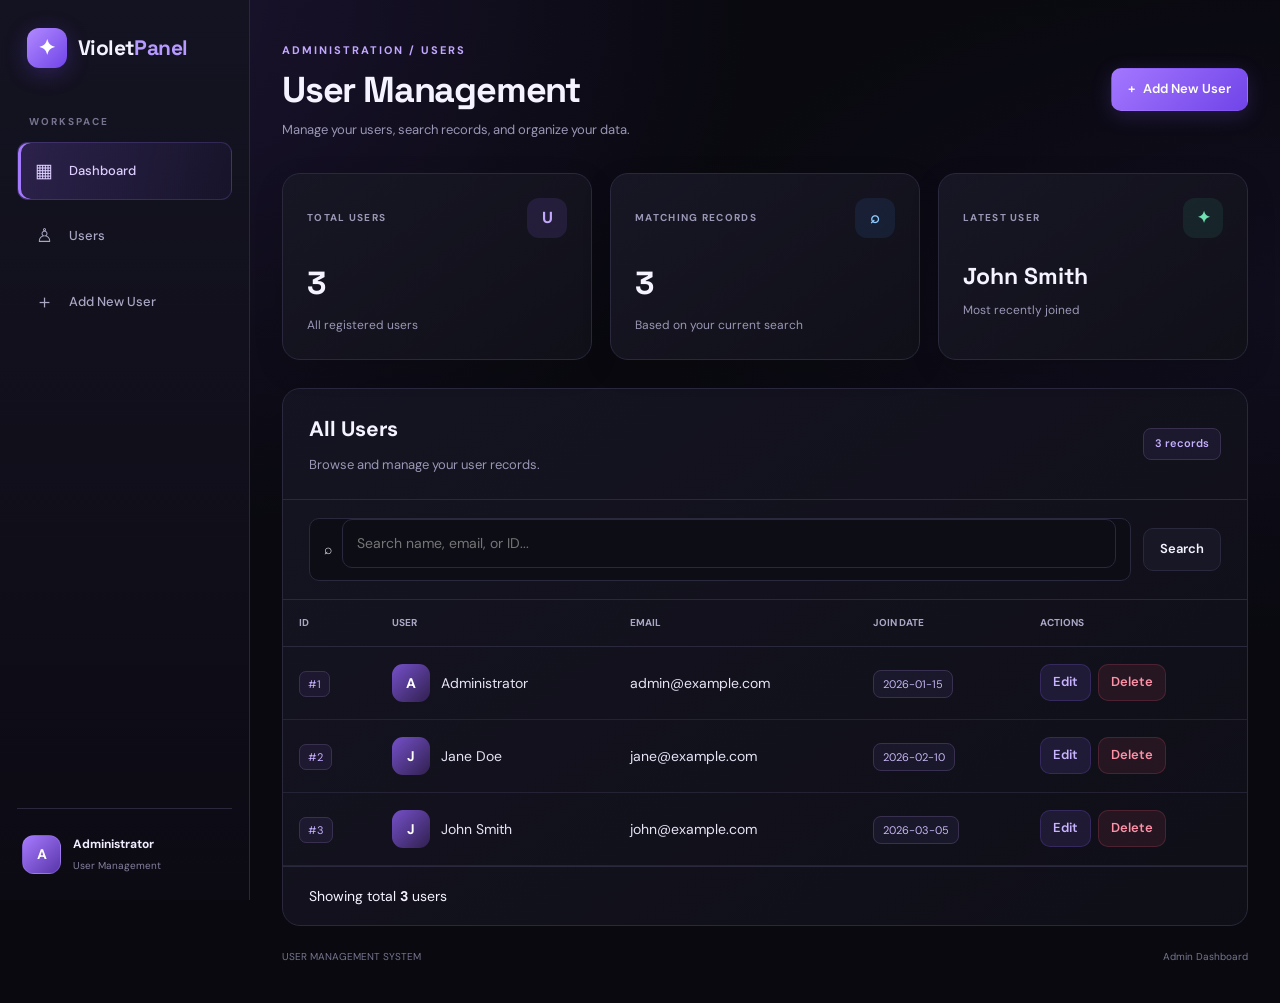
<file: index.html>
<!DOCTYPE html>
<html lang="en">
<head>
    <meta charset="UTF-8">
    <meta name="viewport" content="width=device-width, initial-scale=1.0">
    <title>User Management | VioletPanel</title>
    <link rel="stylesheet" href="style.css">
</head>

<body>
<div class="app-layout">

    <!-- SIDEBAR -->
    <aside class="sidebar">
        <a href="index.html" class="brand">
            <span class="brand-icon">✦</span>
            <span>Violet<span class="brand-highlight">Panel</span></span>
        </a>

        <p class="sidebar-label">WORKSPACE</p>

        <nav class="sidebar-nav">
            <a href="index.html" class="sidebar-link active">
                <span class="nav-icon">▦</span>
                <span>Dashboard</span>
            </a>

            <a href="index.html" class="sidebar-link">
                <span class="nav-icon">♙</span>
                <span>Users</span>
            </a>

            <a href="create.html" class="sidebar-link">
                <span class="nav-icon">＋</span>
                <span>Add New User</span>
            </a>
        </nav>

        <div class="sidebar-bottom">
            <div class="sidebar-profile">
                <div class="profile-avatar">A</div>
                <div>
                    <strong>Administrator</strong>
                    <small>User Management</small>
                </div>
            </div>
        </div>
    </aside>

    <!-- MAIN CONTENT -->
    <main class="main-content">
        <div class="dashboard">

            <!-- HEADER -->
            <header class="dashboard-header">
                <div>
                    <span class="eyebrow">ADMINISTRATION / USERS</span>
                    <h1>User Management</h1>
                    <p class="subtitle">
                        Manage your users, search records, and organize your data.
                    </p>
                </div>

                <a href="create.html" class="btn-primary">
                    <span class="plus-icon">+</span>
                    Add New User
                </a>
            </header>

            <!-- NOTIFICATION -->
            <div id="noticeSuccess" class="notice success" role="status" style="display: none;">
                User deletion request completed.
            </div>

            <!-- STATISTICS -->
            <section class="stats-grid">

                <div class="stat-card">
                    <div class="stat-top">
                        <span class="stat-label">TOTAL USERS</span>
                        <span class="stat-icon purple">U</span>
                    </div>
                    <div class="stat-number" id="statTotalUsers">0</div>
                    <p class="stat-description">All registered users</p>
                </div>

                <div class="stat-card">
                    <div class="stat-top">
                        <span class="stat-label">MATCHING RECORDS</span>
                        <span class="stat-icon blue">⌕</span>
                    </div>
                    <div class="stat-number" id="statMatchingUsers">0</div>
                    <p class="stat-description">Based on your current search</p>
                </div>

                <div class="stat-card">
                    <div class="stat-top">
                        <span class="stat-label">LATEST USER</span>
                        <span class="stat-icon green">✦</span>
                    </div>
                    <div class="stat-latest" id="statLatestUser">No users yet</div>
                    <p class="stat-description">Most recently joined</p>
                </div>

            </section>

            <!-- USERS TABLE -->
            <section class="table-panel">

                <div class="panel-heading">
                    <div>
                        <h2>All Users</h2>
                        <p class="subtitle">
                            Browse and manage your user records.
                        </p>
                    </div>

                    <span class="record-badge" id="recordBadge">0 records</span>
                </div>

                <!-- SEARCH AND FILTERS -->
                <form id="searchForm" class="toolbar">
                    <div class="search-box">
                        <span class="search-icon">⌕</span>
                        <input
                            type="text"
                            id="searchInput"
                            placeholder="Search name, email, or ID..."
                            aria-label="Search users"
                        >
                    </div>

                    <button type="submit" class="btn-secondary">Search</button>
                    <button type="button" id="clearSearchBtn" class="btn-secondary" style="display: none;">Clear</button>
                </form>

                <!-- TABLE -->
                <div class="table-wrapper">
                    <table>
                        <thead>
                            <tr>
                                <th>ID</th>
                                <th>USER</th>
                                <th>EMAIL</th>
                                <th>JOIN DATE</th>
                                <th>ACTIONS</th>
                            </tr>
                        </thead>
                        <tbody id="usersTableBody">
                            <!-- Populated via JavaScript -->
                        </tbody>
                    </table>
                </div>

                <footer class="table-footer">
                    <p class="results-info">
                        Showing total <strong id="matchingCount">0</strong> users
                    </p>
                </footer>
            </section>

            <footer class="dashboard-footer">
                <span>USER MANAGEMENT SYSTEM</span>
                <span>Admin Dashboard</span>
            </footer>

        </div>
    </main>
</div>

<script src="script.js"></script>
<script>
    function renderDashboard() {
        const urlParams = new URLSearchParams(window.location.search);
        if (urlParams.get('deleted') === '1') {
            document.getElementById('noticeSuccess').style.display = 'block';
        }

        const users = getUsers();
        const searchVal = document.getElementById('searchInput').value.toLowerCase().trim();

        const filteredUsers = users.filter(u => 
            u.id.toString().includes(searchVal) ||
            u.name.toLowerCase().includes(searchVal) ||
            u.email.toLowerCase().includes(searchVal)
        );

        document.getElementById('statTotalUsers').innerText = users.length;
        document.getElementById('statMatchingUsers').innerText = filteredUsers.length;
        document.getElementById('recordBadge').innerText = `${filteredUsers.length} records`;
        document.getElementById('matchingCount').innerText = filteredUsers.length;

        if (users.length > 0) {
            document.getElementById('statLatestUser').innerText = users[users.length - 1].name;
        } else {
            document.getElementById('statLatestUser').innerText = 'No users yet';
        }

        const tbody = document.getElementById('usersTableBody');
        tbody.innerHTML = '';

        if (filteredUsers.length === 0) {
            tbody.innerHTML = `
                <tr>
                    <td colspan="5" class="empty-state">
                        <div class="empty-icon">⌕</div>
                        <strong>No users found</strong>
                        <p>Try a different search or add a new user.</p>
                    </td>
                </tr>`;
            return;
        }

        filteredUsers.forEach(user => {
            const initial = user.name ? user.name.charAt(0).toUpperCase() : '?';
            const tr = document.createElement('tr');
            tr.innerHTML = `
                <td><span class="id-label">#${user.id}</span></td>
                <td>
                    <div class="user-info">
                        <div class="avatar">${initial}</div>
                        <span class="user-name">${user.name}</span>
                    </div>
                </td>
                <td class="email-cell">${user.email}</td>
                <td><span class="join-date join-date-label">${user.join_date || '—'}</span></td>
                <td>
                    <div class="action-group">
                        <a href="update.html?id=${user.id}" class="btn-edit">Edit</a>
                        <button class="btn-delete" onclick="handleDelete(${user.id})">Delete</button>
                    </div>
                </td>
            `;
            tbody.appendChild(tr);
        });
    }

    function handleDelete(id) {
        if (confirm('Are you sure you want to delete this user?')) {
            deleteUser(id);
            window.location.href = 'index.html?deleted=1';
        }
    }

    document.getElementById('searchForm').addEventListener('submit', function(e) {
        e.preventDefault();
        renderDashboard();
    });

    document.addEventListener('DOMContentLoaded', renderDashboard);
</script>
</body>
</html>
</file>
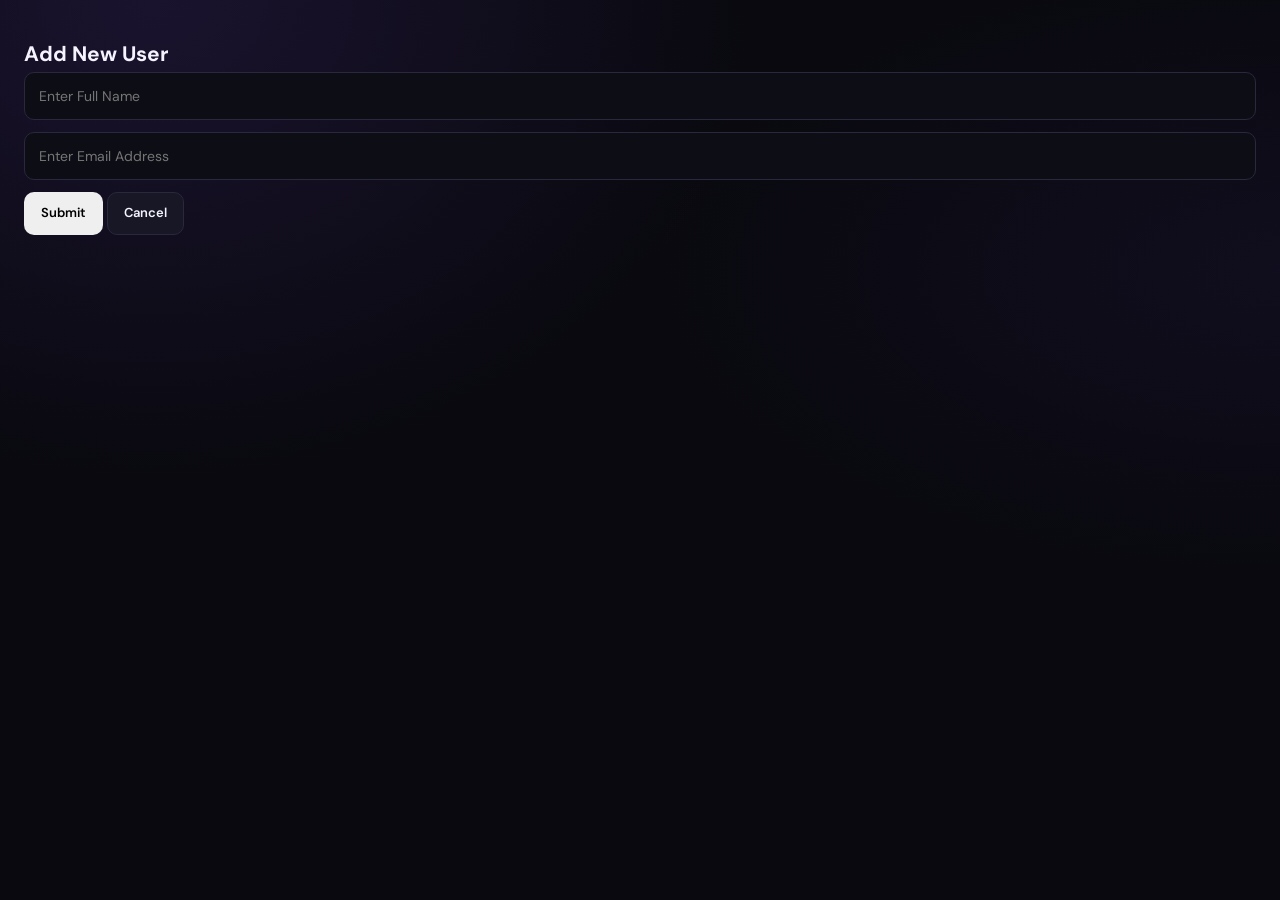
<file: create.html>
<!DOCTYPE html>
<html>
<head>
    <title>Add User</title>
    <link rel="stylesheet" href="style.css">
</head>
<body>
    <div class="container">
        <h2>Add New User</h2>
        <form id="createForm">
            <input type="text" id="name" name="name" placeholder="Enter Full Name" required>
            <input type="email" id="email" name="email" placeholder="Enter Email Address" required>
            <button type="submit">Submit</button>
            <a href="index.html" class="btn-secondary">Cancel</a>
        </form>
    </div>

    <script src="script.js"></script>
    <script>
        document.getElementById('createForm').addEventListener('submit', function(e) {
            e.preventDefault();
            const name = document.getElementById('name').value.trim();
            const email = document.getElementById('email').value.trim();
            if (name && email) {
                addUser(name, email);
                window.location.href = 'index.html';
            }
        });
    </script>
</body>
</html>
</file>
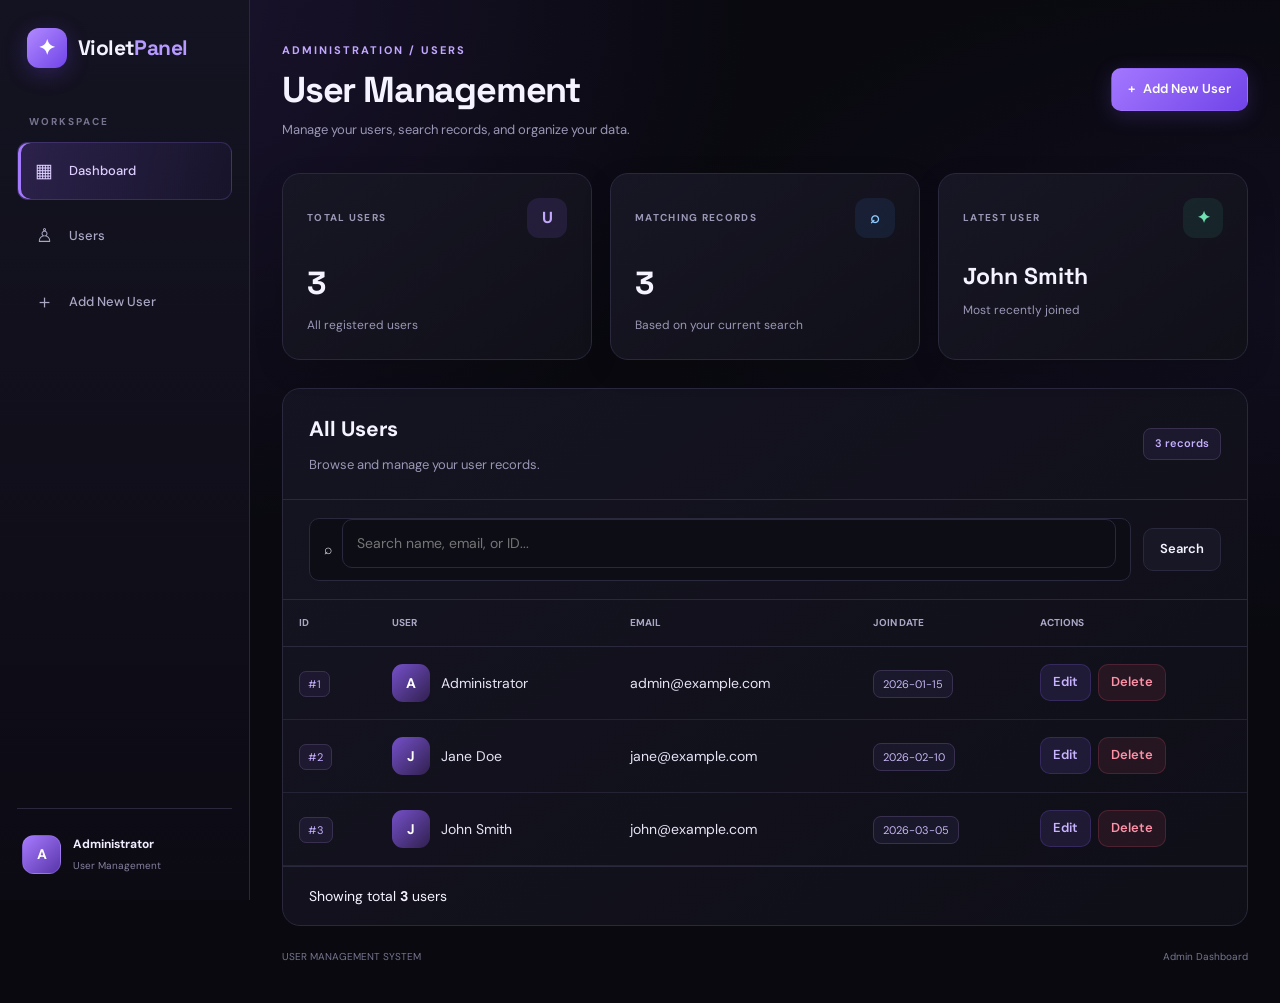
<file: update.html>
<!DOCTYPE html>
<html>
<head>
    <title>Update User</title>
    <link rel="stylesheet" href="style.css">
</head>
<body>
    <div class="container">
        <h2>Modify User Record</h2>
        <form id="updateForm">
            <input type="text" id="name" name="name" required>
            <input type="email" id="email" name="email" required>
            <button type="submit">Update Record</button>
            <a href="index.html" class="btn-secondary">Cancel</a>
        </form>
    </div>

    <script src="script.js"></script>
    <script>
        const urlParams = new URLSearchParams(window.location.search);
        const userId = urlParams.get('id');

        if (!userId) {
            window.location.href = 'index.html';
        }

        const users = getUsers();
        const currentUser = users.find(u => u.id === parseInt(userId));

        if (!currentUser) {
            window.location.href = 'index.html';
        } else {
            document.getElementById('name').value = currentUser.name;
            document.getElementById('email').value = currentUser.email;
        }

        document.getElementById('updateForm').addEventListener('submit', function(e) {
            e.preventDefault();
            const name = document.getElementById('name').value.trim();
            const email = document.getElementById('email').value.trim();

            if (name && email) {
                updateUser(userId, name, email);
                window.location.href = 'index.html';
            }
        });
    </script>
</body>
</html>
</file>
<file: style.css>
@import url('https://fonts.googleapis.com/css2?family=DM+Sans:wght@400;500;600;700&family=Space+Grotesk:wght@400;500;600;700&display=swap');

:root {
    --bg: #09090f;
    --surface: #11111b;
    --surface-light: #171725;
    --surface-hover: #1d1b2e;
    --border: #29283d;
    --text: #f5f3ff;
    --muted: #9997b5;
    --purple: #9b72ff;
    --purple-light: #c2a8ff;
    --danger: #ff6685;
    --success: #6fe0b1;
    --radius: 18px;
}

* {
    margin: 0;
    padding: 0;
    box-sizing: border-box;
}

body {
    min-height: 100vh;
    background:
        radial-gradient(ellipse at 12% 0%, rgba(115, 70, 210, .16), transparent 38%),
        radial-gradient(ellipse at 100% 30%, rgba(90, 60, 180, .09), transparent 35%),
        var(--bg);
    color: var(--text);
    font-family: 'DM Sans', sans-serif;
    font-size: 14px;
    line-height: 1.6;
}

a {
    color: inherit;
    text-decoration: none;
}

button, input, select, textarea {
    font: inherit;
}

.app-layout {
    display: flex;
    min-height: 100vh;
}

.sidebar {
    position: fixed;
    inset: 0 auto 0 0;
    z-index: 100;
    display: flex;
    flex-direction: column;
    width: 250px;
    height: 100vh;
    padding: 28px 17px 18px;
    background: linear-gradient(180deg, #141321, #0c0b14);
    border-right: 1px solid var(--border);
}

.brand {
    display: flex;
    align-items: center;
    gap: 11px;
    padding: 0 10px;
    margin-bottom: 46px;
    color: var(--text);
    font-family: 'Space Grotesk', sans-serif;
    font-size: 21px;
    font-weight: 700;
    letter-spacing: -.6px;
}

.brand-icon {
    display: grid;
    place-items: center;
    flex-shrink: 0;
    width: 40px;
    height: 40px;
    border-radius: 12px;
    color: white;
    background: linear-gradient(135deg, #b18aff, #7044e8);
    box-shadow: 0 5px 22px rgba(112, 68, 232, .3);
}

.brand-highlight { color: #b69aff; }

.sidebar-label {
    padding: 0 12px;
    margin-bottom: 12px;
    color: #77738f;
    font-size: 10px;
    font-weight: 700;
    letter-spacing: 2px;
}

.sidebar-nav {
    display: flex;
    flex-direction: column;
    gap: 7px;
}

.sidebar-link {
    display: flex;
    align-items: center;
    gap: 13px;
    padding: 13px 14px;
    border: 1px solid transparent;
    border-radius: 11px;
    color: #aaa7c5;
    font-size: 13px;
    font-weight: 500;
    transition: background .2s ease, color .2s ease, border-color .2s ease;
}

.nav-icon {
    display: grid;
    place-items: center;
    flex-shrink: 0;
    width: 24px;
    font-size: 19px;
}

.sidebar-link:hover {
    color: white;
    background: var(--surface-hover);
}

.sidebar-link.active {
    color: #ddceff;
    background: linear-gradient(100deg, rgba(147, 101, 255, .2), rgba(112, 68, 232, .06));
    border-color: rgba(161, 124, 255, .19);
    box-shadow: inset 3px 0 #a47aff;
}

.sidebar-bottom {
    margin-top: auto;
    padding-top: 18px;
    border-top: 1px solid var(--border);
}

.sidebar-profile {
    display: flex;
    align-items: center;
    gap: 12px;
    padding: 8px 5px;
}

.profile-avatar {
    display: grid;
    place-items: center;
    flex-shrink: 0;
    width: 39px;
    height: 39px;
    border: 1px solid rgba(194, 168, 255, .2);
    border-radius: 12px;
    color: white;
    font-weight: 700;
    background: linear-gradient(135deg, #a77aff, #5836a9);
}

.sidebar-profile strong { display: block; color: #f1edff; font-size: 12px; }
.sidebar-profile small { display: block; margin-top: 3px; color: #85819f; font-size: 10px; }

.main-content {
    width: calc(100% - 250px);
    min-width: 0;
    margin-left: 250px;
}

.container, .dashboard {
    width: min(1240px, calc(100% - 48px));
    margin: 0 auto;
    padding: 38px 0;
}

.main-content .dashboard {
    width: 100%;
    max-width: 1450px;
    padding: 38px 32px;
}

.dashboard-header {
    display: flex;
    align-items: center;
    justify-content: space-between;
    gap: 24px;
    margin-bottom: 32px;
}

.dashboard-header h1, h1 {
    color: var(--text);
    font-family: 'Space Grotesk', sans-serif;
    font-size: clamp(27px, 4vw, 36px);
    font-weight: 700;
    letter-spacing: -1.2px;
    line-height: 1.2;
}

.eyebrow {
    display: inline-block;
    margin-bottom: 9px;
    color: var(--purple-light);
    font-size: 11px;
    font-weight: 700;
    letter-spacing: 2px;
    text-transform: uppercase;
}

.subtitle { margin-top: 8px; color: var(--muted); font-size: 13px; }

.btn, .btn-primary, .btn-secondary, .btn-edit, .btn-delete, button {
    display: inline-flex;
    align-items: center;
    justify-content: center;
    gap: 8px;
    min-height: 40px;
    padding: 10px 16px;
    border: 1px solid transparent;
    border-radius: 10px;
    font-size: 13px;
    font-weight: 600;
    cursor: pointer;
    transition: transform .2s ease, background .2s ease, border-color .2s ease, box-shadow .2s ease;
}

.btn-primary {
    flex-shrink: 0;
    color: white;
    background: linear-gradient(135deg, #a477ff, #7044e8);
    box-shadow: 0 5px 20px rgba(126, 80, 235, .22);
}

.btn-primary:hover {
    transform: translateY(-2px);
    box-shadow: 0 8px 26px rgba(126, 80, 235, .36);
}

.btn-secondary {
    color: var(--text);
    background: var(--surface-light);
    border-color: var(--border);
}

.btn-secondary:hover { background: var(--surface-hover); border-color: #51416e; }

.btn-edit {
    min-height: 34px;
    padding: 7px 12px;
    color: #c7b3ff;
    background: rgba(142, 101, 255, .12);
    border-color: rgba(142, 101, 255, .2);
}

.btn-edit:hover { background: rgba(142, 101, 255, .23); }

.btn-delete {
    min-height: 34px;
    padding: 7px 12px;
    color: #ff91a7;
    background: rgba(255, 91, 125, .09);
    border-color: rgba(255, 91, 125, .18);
}

.btn-delete:hover { background: rgba(255, 91, 125, .18); }

.notice {
    padding: 13px 16px;
    margin-bottom: 22px;
    border: 1px solid var(--border);
    border-radius: 11px;
    font-size: 13px;
}

.notice.success {
    color: var(--success);
    background: rgba(111, 224, 177, .07);
    border-color: rgba(111, 224, 177, .2);
}

.stats-grid {
    display: grid;
    grid-template-columns: repeat(3, minmax(0, 1fr));
    gap: 18px;
    margin-bottom: 28px;
}

.stat-card {
    position: relative;
    overflow: hidden;
    min-width: 0;
    padding: 24px;
    background: linear-gradient(145deg, #171624, #101019);
    border: 1px solid var(--border);
    border-radius: var(--radius);
    box-shadow: 0 10px 30px rgba(0, 0, 0, .12);
}

.stat-top {
    display: flex;
    align-items: center;
    justify-content: space-between;
    gap: 10px;
    margin-bottom: 20px;
}

.stat-label { color: var(--muted); font-size: 10px; font-weight: 700; letter-spacing: 1.3px; }

.stat-icon {
    display: grid;
    place-items: center;
    width: 40px;
    height: 40px;
    border-radius: 12px;
    font-size: 16px;
    font-weight: 700;
}

.stat-icon.purple { color: #c2a8ff; background: rgba(145, 102, 255, .13); }
.stat-icon.blue { color: #8ecaff; background: rgba(70, 150, 255, .1); }
.stat-icon.green { color: #6fe0b1; background: rgba(70, 220, 160, .09); }

.stat-number {
    color: var(--text);
    font-family: 'Space Grotesk', sans-serif;
    font-size: 32px;
    font-weight: 700;
}

.stat-latest {
    color: var(--text);
    font-family: 'Space Grotesk', sans-serif;
    font-size: 23px;
    font-weight: 700;
}

.stat-description { margin-top: 7px; color: var(--muted); font-size: 12px; }

.table-panel {
    overflow: hidden;
    background: linear-gradient(145deg, rgba(21, 20, 34, .98), rgba(15, 15, 24, .98));
    border: 1px solid var(--border);
    border-radius: var(--radius);
}

.panel-heading {
    display: flex;
    align-items: center;
    justify-content: space-between;
    padding: 24px 26px;
    border-bottom: 1px solid var(--border);
}

.record-badge {
    padding: 6px 11px;
    border: 1px solid #39304f;
    border-radius: 8px;
    color: #c5afff;
    background: rgba(149, 105, 255, .08);
    font-size: 11px;
    font-weight: 600;
}

.toolbar {
    display: flex;
    align-items: center;
    gap: 12px;
    padding: 18px 26px;
    border-bottom: 1px solid var(--border);
}

.search-box {
    display: flex;
    align-items: center;
    gap: 10px;
    flex: 1;
    padding: 0 14px;
    border: 1px solid var(--border);
    border-radius: 10px;
    background: #0d0d16;
}

.search-box input {
    width: 100%;
    padding: 12px 0;
    border: 0;
    outline: none;
    color: var(--text);
    background: transparent;
}

.table-wrapper { width: 100%; overflow-x: auto; }

table { width: 100%; border-collapse: collapse; }

th {
    padding: 15px 16px;
    color: #aaa7c5;
    font-size: 10px;
    font-weight: 700;
    text-align: left;
    text-transform: uppercase;
    border-bottom: 1px solid var(--border);
}

td {
    padding: 17px 16px;
    color: #e6e3f5;
    border-bottom: 1px solid rgba(57, 54, 79, .48);
}

.id-label {
    padding: 5px 8px;
    border: 1px solid #39304f;
    border-radius: 7px;
    background: rgba(149, 105, 255, .08);
    color: #c5afff;
    font-size: 11px;
}

.user-info { display: flex; align-items: center; gap: 11px; }

.avatar {
    display: flex;
    align-items: center;
    justify-content: center;
    width: 38px;
    height: 38px;
    border-radius: 11px;
    background: linear-gradient(135deg, #7550c9, #30204f);
    color: white;
    font-weight: 700;
}

.join-date-label {
    padding: 6px 9px;
    border: 1px solid #39304f;
    border-radius: 8px;
    background: rgba(148, 110, 255, .07);
    color: #c7b7f4;
    font-size: 11px;
}

.action-group { display: flex; gap: 7px; }

.table-footer {
    display: flex;
    align-items: center;
    justify-content: space-between;
    padding: 18px 26px;
    border-top: 1px solid var(--border);
}

.dashboard-footer {
    display: flex;
    justify-content: space-between;
    padding: 23px 0 0;
    color: #77758f;
    font-size: 10px;
}

input[type="text"], input[type="email"] {
    width: 100%;
    padding: 12px 14px;
    border: 1px solid var(--border);
    border-radius: 10px;
    background: #0d0d16;
    color: var(--text);
    outline: none;
    margin-bottom: 12px;
}
</file>
